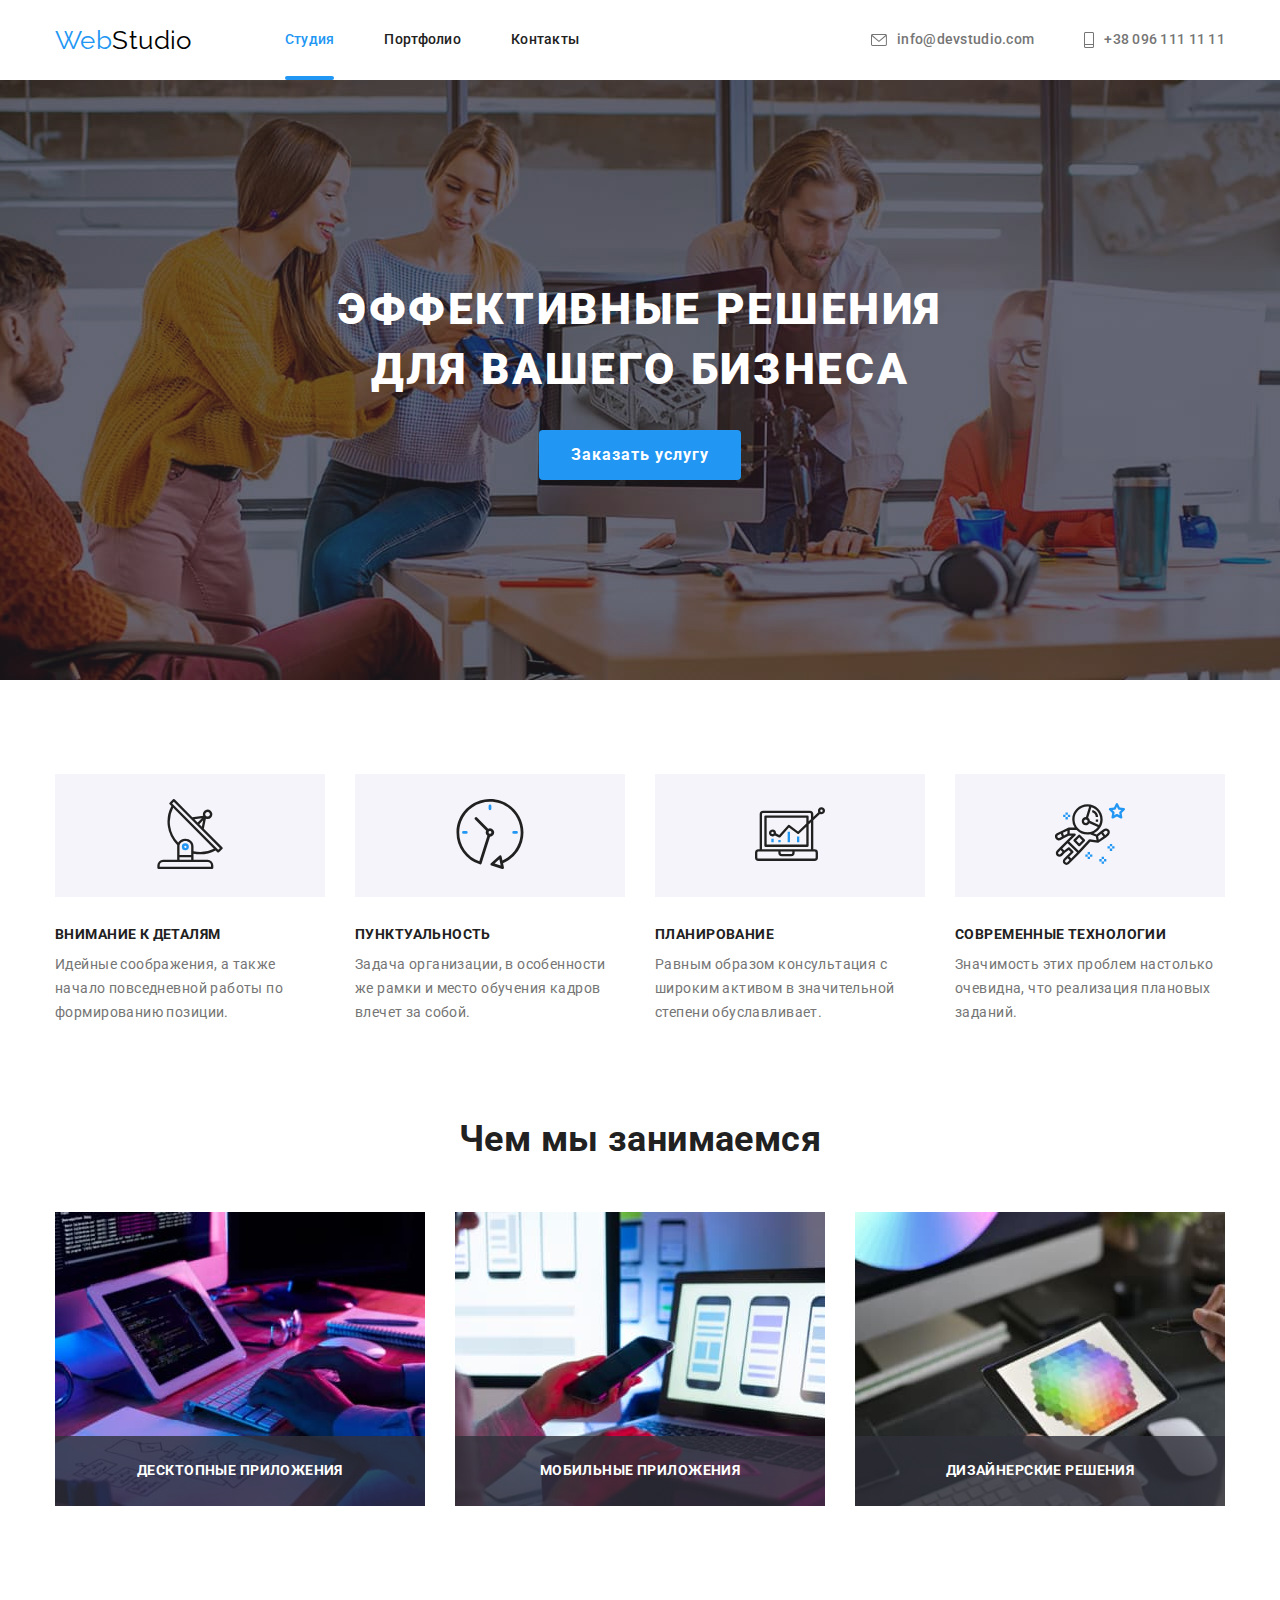
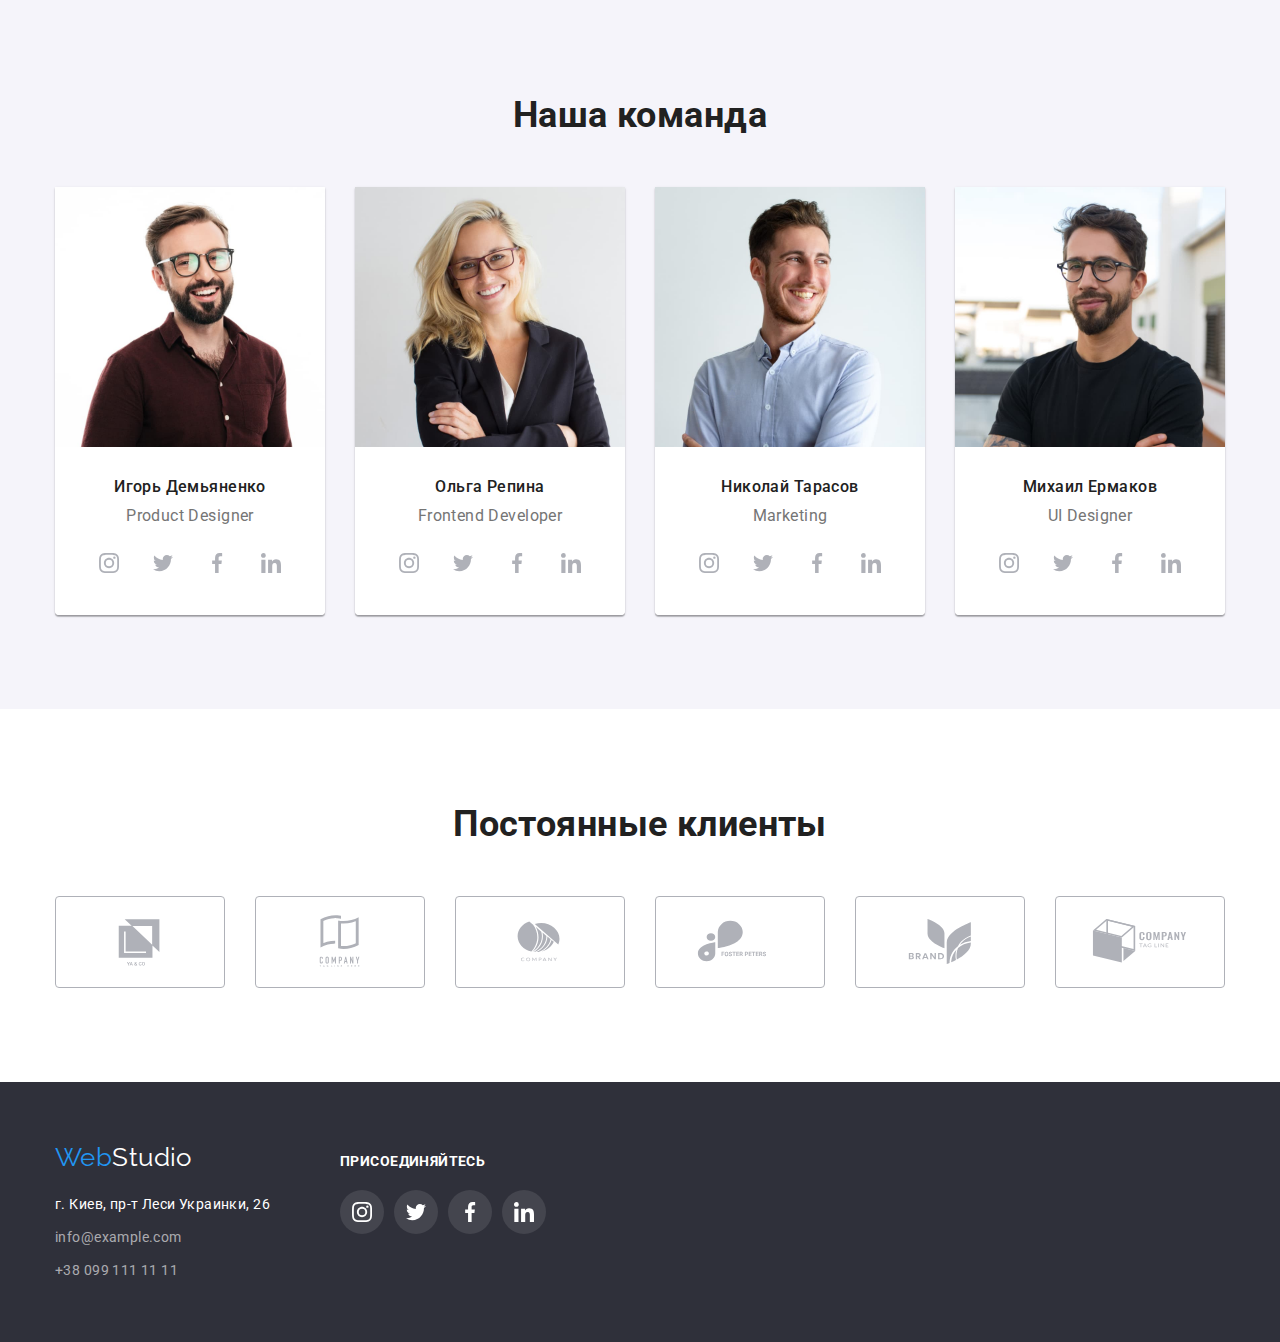
<file: index.html>
<!DOCTYPE html>
<html lang="ru">
<head>
    <meta charset="UTF-8">
    <meta http-equiv="X-UA-Compatible" content="IE=edge">
    <meta name="viewport" content="width=device-width, initial-scale=1.0">
    <title>index.html</title>
    <link rel="preconnect" href="https://fonts.googleapis.com">
    <link rel="preconnect" href="https://fonts.gstatic.com" crossorigin>
    <link href="https://fonts.googleapis.com/css2?family=Raleway:wght@700&family=Roboto:wght@400;500;700;900&display=swap" rel="stylesheet">
    <link rel="stylesheet" href="https://cdnjs.cloudflare.com/ajax/libs/modern-normalize/1.1.0/modern-normalize.min.css">
    <link rel="stylesheet" href="./css/styles.css">
</head>
<body>
    <!-- Header -->
    <header>
        <div class="container header-page">
            <nav class="page-nav">
                <a href="./index.html" class="logo"><span class="logo-web">Web</span><span class="logo-studio">Studio</span></a>
                <ul class="site-nav list">
                    <li class="item"><a href="./index.html" class="link current">Студия</a></li>
                    <li class="item"><a href="./portfolio.html" class="link ">Портфолио</a></li>
                    <li class="item"><a href="" class="link">Контакты</a></li>
                </ul>
            </nav>

            <ul class="auth-nav list"> 
                <li class="item">
                    <a href="mailto:info@devstudio.com" class="link"><svg class="auth-nav-icon" width="16" height="12"><use href="./images/icons.svg#envelope"></use></svg>info@devstudio.com</a>
                </li>
                <li class="item">
                    <a href="tel:+380961111111" class="link"><svg class="auth-nav-icon" width="10" height="16"><use href="./images/icons.svg#Vector"></use></svg>+38 096 111 11 11</a>
                </li>
            </ul>
        </div>
    </header>

    <!--Main -->
    <main>
        <section class="hero">
                <div class="container">
                    <h1 class="hero-title">Эффективные решения <br /> для вашего бизнеса</h1>
                    <button type="button" class="button" data-modal-open>Заказать услугу</button>
                    <div class="backdrop is-hidden" data-modal>
                        <div class="modal">
                            <button type="button" class="modal-button" data-modal-close>
                                <svg class="modal-button-icon" width="18" height="18">
                                    <use href="./images/icons.svg#close-black"></use>
                                </svg>
                            </button>
                             
                        </div>
                    </div>
                </div>
        </section>
        
        <!-- Преимущества нашей компании -->
        <section class="feature-section">
            <div class="container">
                <h2 class="hiden-section-title">Преимущества нашей компании</h2>
                <ul class="feature-list list">
                    <li class="item">
                        <div class="feature-list-icon">
                            <svg class="feature-icon" width="70" height="70">
                                <use href="./images/icons.svg#antenna"></use>
                            </svg>
                        </div>
                        <h3 class="title">Внимание к деталям</h3>
                        <p>Идейные соображения, а также начало повседневной работы по формированию позиции.</p>
                    </li>
                    <li class="item">
                        <div class="feature-list-icon">
                            <svg class="feature-icon" width="70" height="70">
                                <use href="./images/icons.svg#clock"></use>
                            </svg>
                        </div>
                        <h3 class="title">Пунктуальность</h3>
                        <p>Задача организации, в особенности же рамки и место обучения кадров влечет за собой.</p>
                    </li>
                    <li class="item">
                        <div class="feature-list-icon">
                            <svg class="feature-icon" width="70" height="70">
                                <use href="./images/icons.svg#diagram"></use>
                            </svg>
                        </div>
                        <h3 class="title">Планирование</h3>
                        <p>Равным образом консультация с широким активом в значительной степени обуславливает.</p>
                    </li>
                    <li class="item">
                        <div class="feature-list-icon">
                            <svg class="feature-icon" width="70" height="70">
                                <use href="./images/icons.svg#astronaut"></use>
                            </svg>
                        </div>
                        <h3 class="title">Современные технологии</h3>
                        <p>Значимость этих проблем настолько очевидна, что реализация плановых заданий.</p>
                    </li>
                </ul>
            </div>
        </section>
        
        <!-- Чем мы занимаемся -->
        <section class="work-section">
            <div class="container">
                <h2 class="section-title centered">Чем мы занимаемся</h2>
                <ul class="work-list list">
                    <li class="item">
                        <img src="./images/box1.jpg" alt="парень печатает код на компе" width="370" height="294">
                        <p class="work-test">Десктопные приложения</p>
                    </li>
                    <li class="item">
                        <img src="./images/box2.jpg" alt="девушка проверяет макеты" width="370" height="294">
                        <p class="work-test">Мобильные приложения</p>
                    </li>
                    <li class="item">
                        <img src="./images/box3.jpg" alt="девушка выбирает цвет на планшете" width="370" height="294">
                        <p class="work-test">Дизайнерские решения</p>
                    </li>
                </ul>
            </div>
        </section>
        
        <!-- Наша команда -->
        <section class="team-section">
            <div class="container">
                <h2 class="section-title centered">Наша команда</h2>
                <ul class="team-list list">
                    <li class="item">
                        <img src="./images/img.jpg" alt="фото игорь демьяненко" width="270" height="260">
                        <div class="team-title">
                            <h3 class="title">Игорь Демьяненко</h3>
                            <p>Product Designer</p>
                            <ul class="team-icon-list list">
                                <li class="list-icon">
                                    <a href="" class="team-icon-link link">
                                        <svg class="team-icon" width="20" height="20">
                                         <use href="./images/icons.svg#instagram"></use>
                                        </svg>
                                    </a>
                               </li>
                                <li class="list-icon">
                                    <a href="" class="team-icon-link link">
                                        <svg class="team-icon" width="20" height="20">
                                            <use href="./images/icons.svg#twitter"></use>
                                        </svg>
                                    </a>
                                </li>
                                <li class="list-icon">
                                    <a href="" class="team-icon-link link">
                                        <svg class="team-icon" width="20" height="20">
                                            <use href="./images/icons.svg#facebook"></use>
                                        </svg>
                                    </a>
                                </li>
                                <li class="list-icon">
                                    <a href="" class="team-icon-link link">
                                        <svg class="team-icon" width="20" height="20">
                                            <use href="./images/icons.svg#linkedin"></use>
                                        </svg>
                                    </a>
                                </li>
                            </ul>
                        </div>
                    </li>
                    <li class="item">
                        <img src="./images/img2.jpg" alt="фото ольга репина" width="270" height="260">
                        <div class="team-title">
                            <h3 class="title">Ольга Репина</h3>
                            <p>Frontend Developer</p>
                            <ul class="team-icon-list list">
                                <li class="list-icon">
                                    <a href="" class="team-icon-link link">
                                        <svg class="team-icon" width="20" height="20">
                                            <use href="./images/icons.svg#instagram"></use>
                                        </svg>
                                    </a>
                                </li>
                                <li class="list-icon">
                                    <a href="" class="team-icon-link link">
                                        <svg class="team-icon" width="20" height="20">
                                            <use href="./images/icons.svg#twitter"></use>
                                        </svg>
                                    </a>
                                </li>
                                <li class="list-icon">
                                    <a href="" class="team-icon-link link">
                                        <svg class="team-icon" width="20" height="20">
                                            <use href="./images/icons.svg#facebook"></use>
                                        </svg>
                                    </a>
                                </li>
                                <li class="list-icon">
                                    <a href="" class="team-icon-link link">
                                        <svg class="team-icon" width="20" height="20">
                                            <use href="./images/icons.svg#linkedin"></use>
                                        </svg>
                                    </a>
                                </li>
                            </ul>
                        </div>
                    </li>
                    <li class="item">
                        <img src="./images/img3.jpg" alt="фото николай тарасов" width="270" height="260">
                        <div class="team-title">
                            <h3 class="title">Николай Тарасов</h3>
                            <p>Marketing</p>
                            <ul class="team-icon-list list">
                                <li class="list-icon">
                                    <a href="" class="team-icon-link link">
                                        <svg class="team-icon" width="20" height="20">
                                            <use href="./images/icons.svg#instagram"></use>
                                        </svg>
                                    </a>
                                </li>
                                <li class="list-icon">
                                    <a href="" class="team-icon-link link">
                                        <svg class="team-icon" width="20" height="20">
                                            <use href="./images/icons.svg#twitter"></use>
                                        </svg>
                                    </a>
                                </li>
                                <li class="list-icon">
                                    <a href="" class="team-icon-link link">
                                        <svg class="team-icon" width="20" height="20">
                                            <use href="./images/icons.svg#facebook"></use>
                                        </svg>
                                    </a>
                                </li>
                                <li class="list-icon">
                                    <a href="" class="team-icon-link link">
                                        <svg class="team-icon" width="20" height="20">
                                            <use href="./images/icons.svg#linkedin"></use>
                                        </svg>
                                    </a>
                                </li>
                            </ul>
                        </div>
                    </li>
                    <li class="item">
                        <img src="./images/img4.jpg" alt="фото михаил ермаков" width="270" height="260">
                        <div class="team-title">
                            <h3 class="title">Михаил Ермаков</h3>
                            <p>UI Designer</p>
                            <ul class="team-icon-list list">
                                <li class="list-icon">
                                    <a href="" class="team-icon-link link"><svg class="team-icon" width="20" height="20"><use href="./images/icons.svg#instagram"></use></svg></a>
                                </li>
                                <li class="list-icon">
                                    <a href="" class="team-icon-link link"><svg class="team-icon" width="20" height="20"><use href="./images/icons.svg#twitter"></use></svg></a>
                                </li>
                                <li class="list-icon">
                                    <a href="" class="team-icon-link link"><svg class="team-icon" width="20" height="20"><use href="./images/icons.svg#facebook"></use></svg></a>
                                </li>
                                <li class="list-icon">
                                    <a href="" class="team-icon-link link"><svg class="team-icon" width="20" height="20"><use href="./images/icons.svg#linkedin"></use></svg></a>
                                </li>
                            </ul>
                        </div>  
                    </li>
                </ul>
            </div>
        </section>
        <!-- Постоянные клиенты -->
        <section class="regular-customers">
            <div class="container">
                <h2 class="section-title centered">Постоянные клиенты</h2>
                <ul class="regular-customers-list list">
                    <li class="rc-list-icon">
                        <a href="" class="rc-link link"><svg class="rc-icon" width="106" height="60"><use href="./images/icons.svg#Logo"></use></svg></a>
                    </li>
                    <li class="rc-list-icon">
                        <a href="" class="rc-link link"><svg class="rc-icon" width="106" height="60"><use href="./images/icons.svg#Logo-1"></use></svg></a>
                    </li>
                    <li class="rc-list-icon">
                         <a href="" class="rc-link link"><svg class="rc-icon" width="103" height="60"><use href="./images/icons.svg#Logo-2"></use></svg></a>
                    </li>
                    <li class="rc-list-icon">
                        <a href="" class="rc-link link"><svg class="rc-icon" width="106" height="60"><use href="./images/icons.svg#Logo-3"></use></svg></a>
                    </li>
                    <li class="rc-list-icon">
                        <a href="" class="rc-link link"><svg class="rc-icon" width="106" height="60"><use href="./images/icons.svg#Logo-4"></use></svg></a>
                    </li>
                    <li class="rc-list-icon">
                        <a href="" class="rc-link link"><svg class="rc-icon" width="106" height="60"><use href="./images/icons.svg#Logo-5"></use></svg></a>
                    </li>
                </ul>
            </div>
        </section>
    </main>
       
    <!-- Footer -->
    <footer class="footer">
        <div class="footer-container container">
            <div class="footer-text">
                <a href="./index.html" class="logo footer-logo"><span class="footer-logo-web">Web</span><span class="footer-logo-studio">Studio</span></a>
                <address>
                    <ul class="footer-nav list">
                        <li class="item-footer"><a href="https://goo.gl/maps/fRvEZG4Noj5iUwEC7" target="_blank" rel="nofollow noopener noreferrer" class="footer-span link"><span>г. Киев, пр-т Леси Украинки, 26</span></a></li>
                        <li class="item-footer"><a href="mailto:info@example.com" class="link">info@example.com</a></li>
                        <li class="item-footer"><a href="tel:+380991111111" class="link">+38 099 111 11 11</a></li>
                    </ul>
                </address>
            </div>
            <div class="join-us">
                <h2>присоединяйтесь</h2>
                <ul class="join-us-list list">
                    <li class="join-list">
                        <a href="" class="join-link link"><svg class="join-icon" width="20" height="20"><use href="./images/icons.svg#instagram"></use></svg></a>
                    </li>
                    <li class="join-list">
                        <a href="" class="join-link link"><svg class="join-icon" width="20" height="20"><use href="./images/icons.svg#twitter"></use></svg></a>
                    </li>
                    <li class="join-list">
                        <a href="" class="join-link link"><svg class="join-icon" width="20" height="20"><use href="./images/icons.svg#facebook"></use></svg></a>
                    </li>  
                    <li class="join-list">
                        <a href="" class="join-link link"><svg class="join-icon" width="20" height="20"><use href="./images/icons.svg#linkedin"></use></svg></a>
                    </li>
                </ul>
            </div>
        </div>
    </footer>

    <script src="./js/modal.js"></script>

</body>
</html>
</file>
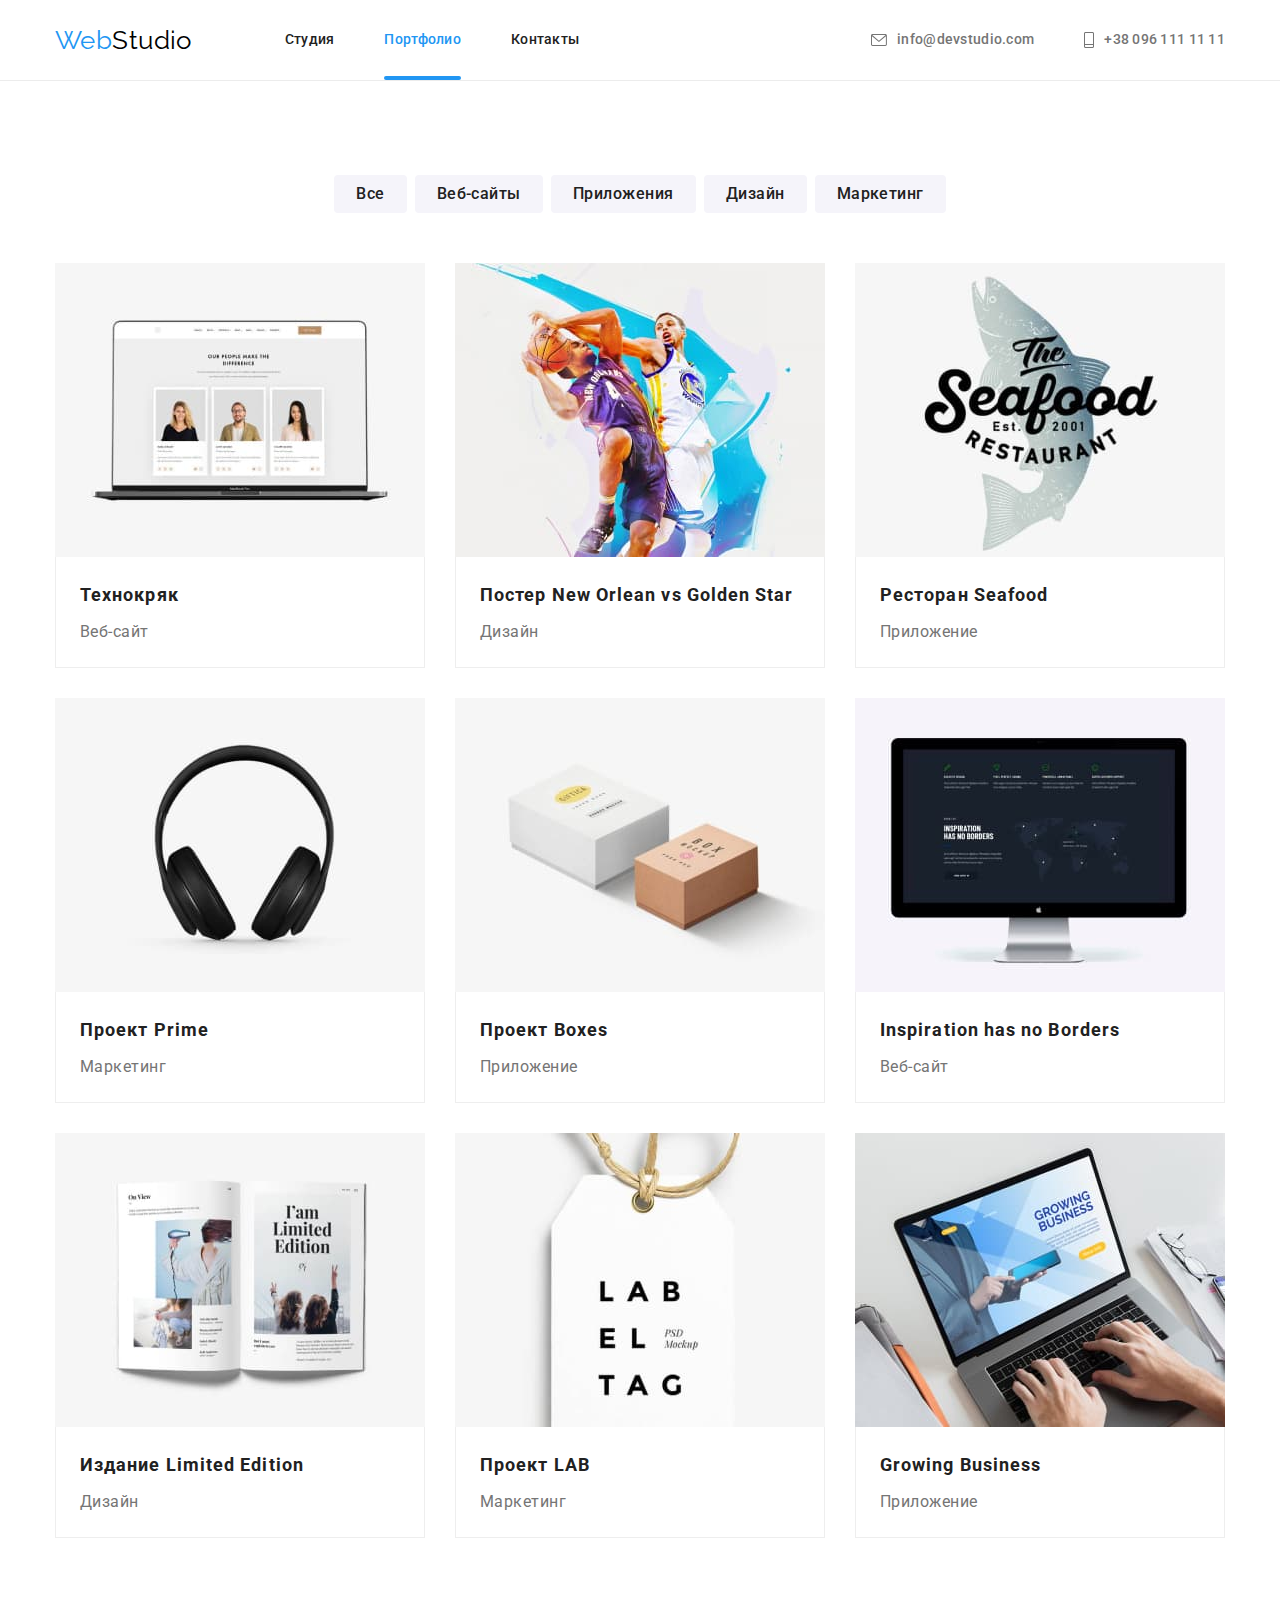
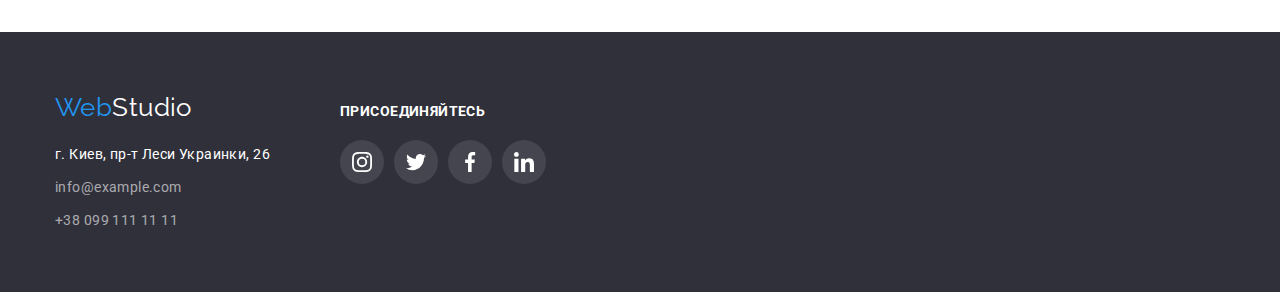
<file: portfolio.html>
<!DOCTYPE html>
<html lang="ru">
<head>
    <meta charset="UTF-8">
    <meta http-equiv="X-UA-Compatible" content="IE=edge">
    <meta name="viewport" content="width=device-width, initial-scale=1.0">
    <title>index.html</title>
    <link rel="preconnect" href="https://fonts.googleapis.com">
    <link rel="preconnect" href="https://fonts.gstatic.com" crossorigin>
    <link href="https://fonts.googleapis.com/css2?family=Raleway:wght@700&family=Roboto:wght@400;500;700;900&display=swap" rel="stylesheet">
    <link rel="stylesheet" href="https://cdnjs.cloudflare.com/ajax/libs/modern-normalize/1.1.0/modern-normalize.min.css">
    <link rel="stylesheet" href="https://cdnjs.cloudflare.com/ajax/libs/modern-normalize/1.1.0/modern-normalize.min.css">
    <link rel="stylesheet" href="./css/styles.css">
</head>

<body>
    <!-- Header -->
    <header class="header">
        <div class="container header-page">
            <nav class="page-nav">
                <a href="./index.html" class="logo"><span class="logo-web">Web</span><span class="logo-studio">Studio</span></a>
                <ul class="site-nav list">
                    <li class="item"><a href="./index.html" class="link">Студия</a></li>
                    <li class="item"><a href="./portfolio.html" class="link current">Портфолио</a></li>
                    <li class="item"><a href="" class="link">Контакты</a></li>
                </ul>
            </nav>
            
            <ul class="auth-nav list">
                <li class="item"><a href="mailto:info@devstudio.com" class="link"><svg class="auth-nav-icon" width="16" height="12"><use href="./images/icons.svg#envelope"></use></svg>info@devstudio.com</a></li>
                <li class="item"><a href="tel:+380961111111" class="link"><svg class="auth-nav-icon" width="10" height="16"><use href="./images/icons.svg#Vector"></use></svg>+38 096 111 11 11</a></li>
            </ul>
        </div>
    </header>

    <!--Main -->
    <main>
        <section class="hero-portfolio">
            <div class="container">
                <h1 class="hiden-section-title">Наши работы</h1>
                <ul class="portfolio list">
                    <li class="item"><button type="button" class="button">Все</button></li>
                    <li class="item"><button type="button" class="button">Веб-сайты</button></li>
                    <li class="item"><button type="button" class="button">Приложения</button></li>
                    <li class="item"><button type="button" class="button">Дизайн</button></li>
                    <li class="item"><button type="button" class="button">Маркетинг</button></li>
                </ul>
                <ul class="portfolio-list list">
                    <li class="portfolio-item">
                        <a href="" class="link">
                            <div class="portfolio-thumb">
                                <img src="./images/imgp1.jpg" alt="открытый ноутбук" width="370" height="294">
                                <div class="portfolio-overlay">
                                    <div class="portfolio-thumb-text">
                                        <p>Ресурс предлагает комплексные предложения с разным уровнем функционала и сервисов. Все это позволит посетителю получить исчерпывающие сведения о компании или частном лице.</p>
                                    </div>
                                </div>  
                            </div>
                            <div class="portfolio-title">
                                <h2 class="title">Технокряк</h2>
                                <p>Веб-сайт</p>
                            </div>                           
                        </a>
                    </li>
                    <li class="portfolio-item">
                        <a href="" class="link">
                            <div class="portfolio-thumb">
                                <img src="./images/imgp2.jpg" alt="два парня играют баскетбол" width="370" height="294">
                                <div class="portfolio-overlay">
                                    <div class="portfolio-thumb-text">
                                        <p>Ресурс предлагает комплексные предложения с разным уровнем функционала и сервисов. Все это позволит посетителю получить исчерпывающие сведения о компании или частном лице.</p>
                                    </div>
                                </div>
                            </div>
                            <div class="portfolio-title">
                                <h2 class="title">Постер New Orlean vs Golden Star</h2>
                                <p>Дизайн</p>
                            </div>
                        </a>
                    </li>
                    <li class="portfolio-item">
                        <a href="" class="link">
                            <div class="portfolio-thumb">
                                <img src="./images/imgp3.jpg" alt="морская еда, рыба" width="370" height="294">
                                <div class="portfolio-overlay">
                                    <div class="portfolio-thumb-text">
                                        <p>Ресурс предлагает комплексные предложения с разным уровнем функционала и сервисов. Все это позволит посетителю получить исчерпывающие сведения о компании или частном лице.</p>
                                    </div>
                                </div>
                            </div>
                            <div class="portfolio-title">
                                <h2 class="title">Ресторан Seafood</h2>
                                <p>Приложение</p>
                            </div>        
                        </a>
                    </li>
                    <li class="portfolio-item">
                        <a href="" class="link">
                            <div class="portfolio-thumb">
                                <img src="./images/imgp4.jpg" alt="музыкальные наушники" width="370" height="294">
                                <div class="portfolio-overlay">
                                    <div class="portfolio-thumb-text">
                                        <p>Ресурс предлагает комплексные предложения с разным уровнем функционала и сервисов. Все это позволит посетителю получить исчерпывающие сведения о компании или частном лице.</p>
                                    </div>
                                </div>
                            </div> 
                            <div class="portfolio-title">
                                <h2 class="title">Проект Prime</h2>
                                <p>Маркетинг</p>
                            </div>
                        </a>
                    </li>
                    <li class="portfolio-item">
                        <a href="" class="link">
                            <div class="portfolio-thumb">
                                <img src="./images/imgp5.jpg" alt="две коробочки" width="370" height="294">
                                <div class="portfolio-overlay">
                                    <div class="portfolio-thumb-text">
                                        <p>Ресурс предлагает комплексные предложения с разным уровнем функционала и сервисов. Все это позволит посетителю получить исчерпывающие сведения о компании или частном лице.</p>
                                    </div>
                                </div>
                            </div>
                            <div class="portfolio-title">
                                <h2 class="title">Проект Boxes</h2>
                                <p>Приложение</p>
                            </div>  
                        </a>
                    </li>
                    <li class="portfolio-item">
                        <a href="" class="link">
                            <div class="portfolio-thumb">
                                <img src="./images/imgp6.jpg" alt="минитор компа" width="370" height="294">
                                <div class="portfolio-overlay">
                                    <div class="portfolio-thumb-text">
                                        <p>Ресурс предлагает комплексные предложения с разным уровнем функционала и сервисов. Все это позволит посетителю получить исчерпывающие сведения о компании или частном лице.</p>
                                    </div>
                                </div>
                            </div>
                            <div class="portfolio-title">
                                <h2 class="title">Inspiration has no Borders</h2>
                                <p>Веб-сайт</p>
                            </div>
                        </a>
                    </li>
                    <li class="portfolio-item">
                        <a href=" " class="link">
                            <div class="portfolio-thumb">
                                <img src="./images/imgp7.jpg" alt="книга" width="370" height="294">
                                <div class="portfolio-overlay">
                                    <div class="portfolio-thumb-text">
                                        <p>Ресурс предлагает комплексные предложения с разным уровнем функционала и сервисов. Все это позволит посетителю получить исчерпывающие сведения о компании или частном лице.</p>
                                    </div>
                                </div>
                            </div>
                            <div class="portfolio-title">
                                <h2 class="title">Издание Limited Edition</h2>
                                <p>Дизайн</p>
                            </div>                           
                        </a>
                    </li>
                    <li class="portfolio-item">
                        <a href="" class="link">
                            <div class="portfolio-thumb">
                                <img src="./images/imgp8.jpg" alt="бирка с надписью" width="370" height="294">
                                <div class="portfolio-overlay">
                                    <div class="portfolio-thumb-text">
                                        <p>Ресурс предлагает комплексные предложения с разным уровнем функционала и сервисов. Все это позволит посетителю получить исчерпывающие сведения о компании или частном лице.</p>
                                    </div>
                                </div>
                            </div>
                            <div class="portfolio-title">
                                <h2 class="title">Проект LAB</h2>
                                <p>Маркетинг</p>
                            </div> 
                        </a>
                    </li>
                    <li class="portfolio-item">
                        <a href="" class="link">
                            <div class="portfolio-thumb">
                                <img src="./images/imgp9.jpg" alt="парень печатает на ноуте" width="370" height="294">
                                <div class="portfolio-overlay">
                                    <div class="portfolio-thumb-text">
                                        <p>Ресурс предлагает комплексные предложения с разным уровнем функционала и сервисов. Все это позволит посетителю получить исчерпывающие сведения о компании или частном лице.</p>
                                    </div>
                                </div>
                            </div>
                            <div class="portfolio-title">
                                <h2 class="title">Growing Business</h2>
                                <p>Приложение</p>
                            </div>
                        </a>
                    </li>
                </ul>
            </div>
        </section>
    </main>

    <!-- Footer -->
    <footer class="footer">
        <div class="footer-container container">
            <div class="footer-text">
                <a href="./index.html" class="logo footer-logo"><span class="footer-logo-web">Web</span><span class="footer-logo-studio">Studio</span></a>
                <address>
                    <ul class="footer-nav list">
                        <li class="item-footer"><a href="https://goo.gl/maps/fRvEZG4Noj5iUwEC7" target="_blank" rel="nofollow noopener noreferrer" class="footer-span link"><span>г. Киев, пр-т Леси Украинки, 26</span></a></li>
                        <li class="item-footer"><a href="mailto:info@example.com" class="link">info@example.com</a></li>
                        <li class="item-footer"><a href="tel:+380991111111" class="link">+38 099 111 11 11</a></li>
                    </ul>
                </address>
            </div>
            <div class="join-us">
                <h2>присоединяйтесь</h2>
                <ul class="join-us-list list">
                    <li class="join-list">
                        <a href="" class="join-link link"><svg class="join-icon" width="20" height="20"><use href="./images/icons.svg#instagram"></use></svg></a>
                    </li>
                    <li class="join-list">
                        <a href="" class="join-link link"><svg class="join-icon" width="20" height="20"><use href="./images/icons.svg#twitter"></use></svg></a>
                    </li>
                    <li class="join-list">
                        <a href="" class="join-link link"><svg class="join-icon" width="20" height="20"><use href="./images/icons.svg#facebook"></use></svg></a>
                    </li>
                    <li class="join-list">
                        <a href="" class="join-link link"><svg class="join-icon" width="20" height="20"><use href="./images/icons.svg#linkedin"></use></svg></a>
                    </li>
                </ul>
            </div>
        </div>
    </footer>
</body>

</html>
</file>
<file: css/styles.css>
:root {
    --primary-text-color: #757575;
    --sitenav-text-color: #212121;
    --title-text-color: #212121;
    --accent-color: #2196F3;
    --logo-text-color: #000000;
    --primary-background-color: #FFFFFF;
    --white-text-color: #FFFFFF;
    --footer-text-color: rgba(255, 255, 255, 0.6);
    --button-background-color: #2188f3;
    --hero-background-color: #2F303A;
    --team-background-color: #F5F4FA;
    --footer-background-color:#2F303A;
    --portfolio-button-bgc: #F5F4FA;
    --team-title-background-color: #FFFFFF;
    --portfolio-title-background-color: #FFFFFF;
    --portfolio-border-color: #ECECEC;
    --feature-icon-background-color: #F5F4FA;
    --team-icon-color: #AFB1B8;
    --team-icon-hover-color: #FFFFFF;
    --rc-icon-color: #AFB1B8;
    --nav-icon-color: #757575;
    --join-us-icon-color:#FFFFFF;
    --join-us-icon-background-color: rgba(255, 255, 255, 0.1);

}


body {
    background-color: var(--primary-background-color);
    color: var(--primary-text-color);

    font-family: Roboto, sans-serif;
    font-size: 14px;

    letter-spacing: 0.03em;
}

.list {
    padding: 0;
    margin: 0;
    
    list-style: none;
}  

h1,
h2,
h3,
h4,
h5,
h6,
p,
ul {
    margin: 0;
}


/* навігація */


.container {
    width: 1200px;
   
    margin-left: auto;
    margin-right: auto;
    
    padding-left: 15px;
    padding-right: 15px;

}


.header-page {
    display: flex;
}

.link {
    text-decoration: none;
}

img {
    display: block;
    max-width: 100%;
    height: auto;
}

/* Логотип */

.page-nav {
    display: flex;
    align-items: center;
}

.logo {
    
    text-decoration: none;
    font-family: Raleway, sans-serif;

    font-size: 26px;
    line-height: 1.19;
}

.logo-web {
    color: var(--accent-color);
}

.logo-studio {
    color: var(--logo-text-color);
}



/* site-nav */

.site-nav {
    display: flex;
    margin-left: 93px;   
}

.site-nav .link {
    position: relative;
    display: block;
    padding-top: 32px;
    padding-bottom: 32px;


    color: var(--sitenav-text-color); 
    
    font-family: inherit;
    font-weight: 500;
    font-size: 14px;
    line-height: 1.14;
    letter-spacing: 0.02em;

    transition: color 250ms cubic-bezier(0.4, 0, 0.2, 1);

}

.site-nav .link:hover,
.site-nav .link:focus {
    color: var(--accent-color);
}

.site-nav .link.current {
    color: var(--accent-color);      
}

.current::after {
    content: '';
    position: absolute;
    left: 0;
    bottom: 0;

    display: block;
    width: 100%;
    height: 4px;
    background-color: var(--accent-color);
    border-radius: 2px;
}


.site-nav .item + .item {
    margin-left: 50px;
}


/* auth-nav */

.auth-nav .link:hover,
.auth-nav .link:focus {
    color: var(--accent-color);
}

.auth-nav .auth-nav-icon:hover {
    fill: currentColor;
}

.auth-nav {
    display: flex;
    margin-left: auto;
    align-items: center;
}


.auth-nav .item + .item {
    margin-left: 50px;  
} 


.auth-nav .link {
    display: flex;
    align-items: center;
    padding-top: 32px;
    padding-bottom: 32px;

    color: var(--primary-text-color);
    text-decoration: none;

    font-family: inherit;
    font-weight: 500;
    font-size: 14px;
    line-height: 1.14;
    letter-spacing: 0.02em;

    transition: color 250ms cubic-bezier(0.4, 0, 0.2, 1);
}

.auth-nav-icon {
    margin-right: 10px;
    fill: currentColor;
}




/* Main */

.hero-title {
    margin-bottom: 30px;
    
    color: var(--white-text-color);

    font-weight: 900;
    font-size: 44px;
    line-height: 1.36;
      
    letter-spacing: 0.06em;
    text-transform: uppercase;
}


.hero {
    max-width: 1600px;
    height: 600px;
    margin-left: auto;
    margin-right: auto;
    text-align: center;
    padding-top: 200px;
    padding-bottom: 200px;
    background-image: linear-gradient(rgba(47, 48, 58, 0.4), rgba(47, 48, 58, 0.4)), url(../images/head-image.jpg);
    background-position: center;
    background-repeat: no-repeat;
    background-size: cover;
    background-color: var(--hero-background-color);
    
}



.hero .button {
    display: inline-block;
    border-radius: 4px;
    border:none;

    min-width: 200px;
    text-align: center;
    padding: 10px 32px;

    color: var(--white-text-color);
    background-color: var(--accent-color);

    font-weight: 700;
    font-size: 16px;
    line-height: 1.88;
    letter-spacing: 0.06em;
    cursor: pointer;

    transition: background-color 250ms cubic-bezier(0.4, 0, 0.2, 1);
}


.backdrop {
    position: fixed;
    top: 0;
    left: 0;

    width: 100%;
    height: 100%;
    background-color: rgba(0, 0, 0, 0.2);

    opacity: 1;
    visibility: visible;
    transition: opacity 250ms cubic-bezier(0.4, 0, 0.2, 1), visibility 250ms cubic-bezier(0.4, 0, 0.2, 1);

}

.backdrop.is-hidden {
    visibility: hidden;
    opacity: 0;
    pointer-events: none;
} 

.modal {
    position: absolute;
    top: 50%;
    left: 50%;
    transform: translate(-50%, -50%);
    
    min-width: 528px;
    min-height: 581px;
    
    background-color: #ffffff;
}

.modal-button {
    position: absolute;
    top: 8px;
    right: 8px;

    display: flex;
    align-items: center;
    justify-content: center;

    width: 30px;
    height: 30px;
    background-color: inherit;
    padding: 6px;
    border-radius: 50%;
    border: 1px solid rgba(0, 0, 0, 0.1);
         
    cursor: pointer;

} 

.modal-button-icon {
    fill: #000000;
}

.button:hover,
.button:focus{
    background-color: var(--button-background-color);
} 



/* Преимущества нашей компании */

.feature-section {
    padding-top: 94px;
}


.work-section,
.team-section {
    padding-bottom: 94px;
    padding-top: 94px;
}

.feature-list-icon {
    width: 270px;
    background-color: var(--feature-icon-background-color);
    padding: 25px 100px;
    margin-bottom: 30px;
}



.feature-section h2,
.hero-portfolio h1 {
    color: var(--title-text-color);
    background-color: #000000;
    
    font-weight: 700;
    font-size: 36px;
    line-height: 1.2;
    
    text-align: center;
    position: absolute;
    width: 1px;
    height: 1px;
    margin: -1px;
    border: 0;
    padding: 0;
    
    white-space: nowrap;
    clip-path: inset(100%);
    clip: rect(0 0 0 0);
    overflow: hidden;
}


.section-title {
    margin-bottom: 50px;
    color: var(--title-text-color);

    font-weight: 700;
    font-size: 36px;
    line-height: 1.2;

}

.section-title.centered {
    text-align: center;
}

.feature-list .title {
    margin-bottom: 10px;

    color: var(--title-text-color);

    font-weight: 700;
    font-size: 14px;
    line-height: 1.14;
    
    text-transform: uppercase;
}

.feature-list {
    display: flex;    
}

.feature-list .item {
    min-width: 270px;
}

.feature-list .item + .item,
.work-list .item +.item {
    margin-left: 30px;  
} 


.feature-list p {
    line-height: 1.7;
}

/* < !-- Чем мы занимаемся --> */

.work-list {
    display: flex;
}

.work-list .item {
    position: relative;
}

.work-test {
    position: absolute;
    bottom: 0;
    left: 0;
    
    display: flex;
    width: 100%;
    height: 70px;

    background-image: linear-gradient(rgba(47, 48, 58, 0.8), rgba(47, 48, 58, 0.8));
    justify-content: center;
    align-items: center;

    color: var(--white-text-color);

    font-weight: 700;
    line-height: 1.14;
    
    text-transform: uppercase;
}


/* Наша команда */

.team-section {
    background-color: var(--team-background-color);
}


.team-list {
    display: flex;
    text-align: center;
}

.team-list .title {
    color: var(--title-text-color);

    font-weight: 500;
    font-size: 16px;
    line-height: 1.19;
}

.team-list .item + .item {
    margin-left: 30px;
}

.team-list p {
    margin-bottom: 16px;
    font-size: 16px;
    line-height: 1.19;
}

.team-list > .item {
    box-shadow: 0px 1px 3px rgba(0, 0, 0, 0.12),
    0px 1px 1px rgba(0, 0, 0, 0.14),
    0px 2px 1px rgba(0, 0, 0, 0.2); 
    border-radius: 0px 0px 4px 4px;
}

.team-title {
    display: block;
    padding: 30px 0;
    background-color: var(--team-title-background-color);
    border-radius: 0px 0px 4px 4px;
}

.team-title .title {
    margin-bottom: 10px;
} 


.team-icon-list {
    display: flex;
    justify-content: center;
} 

.team-icon-list .list-icon + .list-icon {
    margin-left: 10px;
} 

.list-icon {
    width: 44px;
    height: 44px;

}

.team-icon-link {
    display: flex;

    color: var(--team-icon-color);

    width: 100%;
    height: 100%;
    align-items: center;
    justify-content: center;
    border-radius: 50%;

    transition: color 250ms cubic-bezier(0.4, 0, 0.2, 1), background-color 250ms cubic-bezier(0.4, 0, 0.2, 1);
}

.team-icon {
    fill: currentColor;
}

.team-icon-link:hover,
.team-icon-link:focus {
    color: var(--team-icon-hover-color);
    background-color: var(--accent-color);
    
} 



/* Постоянные клиенты*/

.regular-customers {
    padding-top: 94px;
    padding-bottom: 94px;
}

.regular-customers-list {
    display: flex;
    justify-content: center;
}

.regular-customers-list .rc-list-icon + .rc-list-icon {
    margin-left: 30px;
}

.rc-list-icon {
    width: 170px;
    height: 92px;
}

.rc-link {
    display: flex;
    align-items: center;
    justify-content: center;
    
    width: 100%;
    height: 100%;
    color: var(--rc-icon-color);
    border: 1px solid #AFB1B8;
    border-radius: 4px;

    transition: color 250ms cubic-bezier(0.4, 0, 0.2, 1), border-color 250ms cubic-bezier(0.4, 0, 0.2, 1);
}

.rc-icon {
    fill: currentColor;
}

.rc-link:hover,
.rc-link:focus {
    color: var(--accent-color);
    border-color: var(--accent-color);
}

.rc-link:hover .rc-icon,
.rc-link:focus .rc-icon {
    fill: currentColor;
}




/* < !-- Footer --> */

.footer {
    padding: 60px 0;
    background-color: var(--footer-background-color);
}

.footer-container {
    display: flex;
    align-items: baseline;
}

.footer-logo {
    display: block;
    margin-bottom: 20px;
}  

.footer-logo-web {
    color: var(--accent-color);
}

.footer-logo-studio {
    color: var(--white-text-color);
}

.footer-nav .link{
    color: var(--footer-text-color);

    transition: color 250ms cubic-bezier(0.4, 0, 0.2, 1);  
}

.footer-nav .footer-span {
    color: var(--white-text-color);

    transition: color 250ms cubic-bezier(0.4, 0, 0.2, 1);
}

.footer-nav .link:hover,
.footer-nav .link:focus {
    color: var(--accent-color);

}

/* .footer-nav .footer-span:hover,
.footer-nav .footer-span:focus {
    color: var(--accent-color);
}  */


.footer-nav.list {
    font-style: normal;
    font-size: 14px;
    line-height: 1.7;
    
}

.list .item-footer {
    margin-bottom: 9px;
} 


.list .item-footer:last-child {
    margin-bottom: 0;
} 


.join-us {
    margin-left: 70px;
}

.join-us-list {
    display: flex;
    justify-content: center;
}

.join-us h2 {
    margin-bottom: 20px;

    font-weight: 700;
    font-size: 14px;
    line-height: 1.14;
    letter-spacing: 0.03em;
    text-transform: uppercase;

    color: var(--white-text-color);
}

.join-list {
    width: 44px;
    height: 44px;
}

.join-us-list .join-list + .join-list {
    margin-left: 10px;
}

.join-link {
    display: flex;
    align-items: center;
    justify-content: center;
    width: 100%;
    height: 100%;

    background-color: var(--join-us-icon-background-color);
    border-radius: 50%;

    transition: background-color 250ms cubic-bezier(0.4, 0, 0.2, 1);
}

.join-icon {
    fill: var(--join-us-icon-color);
}

.join-link:hover,
.join-link:focus {
    background-color: var(--accent-color);
}


/* 
----------------portfolio---------portfolio----------portfolio---------- */

.header {
    border-bottom: 1px solid var(--portfolio-border-color);
}


.portfolio-list .title {
    color: var(--title-text-color);

    font-weight: 700;
    font-size: 18px;
    line-height: 2;
    
    letter-spacing: 0.06em;
}

.portfolio-list .link {

    color: var(--primary-text-color);

    font-family: inherit;
    font-size: 16px;
    line-height: 1.9;

    text-decoration: none;
} 



/* portfolio conteiner  */


.hero-portfolio {
    padding-top: 94px;
    padding-bottom: 94px;
}


.portfolio {
    display: flex;
    justify-content: center;

    margin-bottom: 50px;
}

.hero-portfolio .button {
    padding: 6px 22px;
    border-radius: 4px;
    border: none;

    color: var(--sitenav-text-color);
    background-color: var(--portfolio-button-bgc);

    
    font-weight: 500;
    font-size: 16px;
    line-height: 1.62;
    letter-spacing: 0.03em;
    cursor: pointer;

    transition: color 250ms cubic-bezier(0.4, 0, 0.2, 1), background-color 250ms cubic-bezier(0.4, 0, 0.2, 1), box-shadow 250ms cubic-bezier(0.4, 0, 0.2, 1);
}

.portfolio .item + .item {
    margin-left: 8px;
}


.hero-portfolio .button:hover,
.hero-portfolio .button:focus {
    color: var(--white-text-color);
    background-color: var(--accent-color);
    box-shadow: 0px 3px 1px rgba(0, 0, 0, 0.1), 0px 1px 2px rgba(0, 0, 0, 0.08), 0px 2px 2px rgba(0, 0, 0, 0.12);
}




/* -----portfolio list----- */

.portfolio-list {
    display: flex;
    flex-wrap: wrap;
}


.portfolio-item {

    width: calc((100% - 60px) / 3);
    margin-right: 30px;
    margin-bottom: 30px;

}


.portfolio-item .link {
    display: block;
    transition: box-shadow 250ms cubic-bezier(0.4, 0, 0.2, 1);
}

.portfolio-item:nth-child(3n) {
    margin-right: 0;
}

.portfolio-item:nth-last-child(-n + 3) {
    margin-bottom: 0;
}


.portfolio-title {
    padding: 20px 24px;
    border: 1px solid #EEEEEE;
    border-top: none;

}

 

.portfolio-list h2 {
    margin-bottom: 4px; 
}

.portfolio-item .link:hover,
.portfolio-item .link:focus {
    box-shadow: 0px 1px 1px rgba(0, 0, 0, 0.12),
    0px 4px 4px rgba(0, 0, 0, 0.06),
    1px 4px 6px rgba(0, 0, 0, 0.16);
}


.portfolio-list p {
    font-family: inherit;
    font-size: 16px;
    line-height: 1.88;
    
    letter-spacing: 0.03em;
}

.portfolio-item .link:hover .portfolio-thumb::before,
.portfolio-item .link:focus .portfolio-thumb::before {
    opacity: 1;                           
} 

.portfolio-thumb {
    position: relative;

    overflow: hidden;

}

.portfolio-overlay {
    position: absolute;
    
    width: 100%;
    height: 100%;
    background-color: rgba(33, 150, 243, 0.9);

    opacity: 1;

    transform: translateY(0);
    transition: transform 250ms cubic-bezier(0.4, 0, 0.2, 1);
}

.portfolio-item .link:hover .portfolio-overlay,
.portfolio-item .link:focus .portfolio-overlay {
    transform: translateY(-100%);
}


.portfolio-item .link:hover .portfolio-thumb-text,
.portfolio-item .link:focus .portfolio-thumb-text {
    opacity: 1;
} 

.portfolio-thumb-text {
    position: absolute;
    top: 50%;
    left: 50%;

    transform: translate(-50%, -50%);
    display: inline-block;

    padding: 63px 24px;
    
    opacity: 0;
}


.portfolio-thumb-text > p {

    width: 322px;
    height: 168px;

    font-size: 18px;
    line-height: 1.56;
    color: var(--white-text-color);
}
</file>
